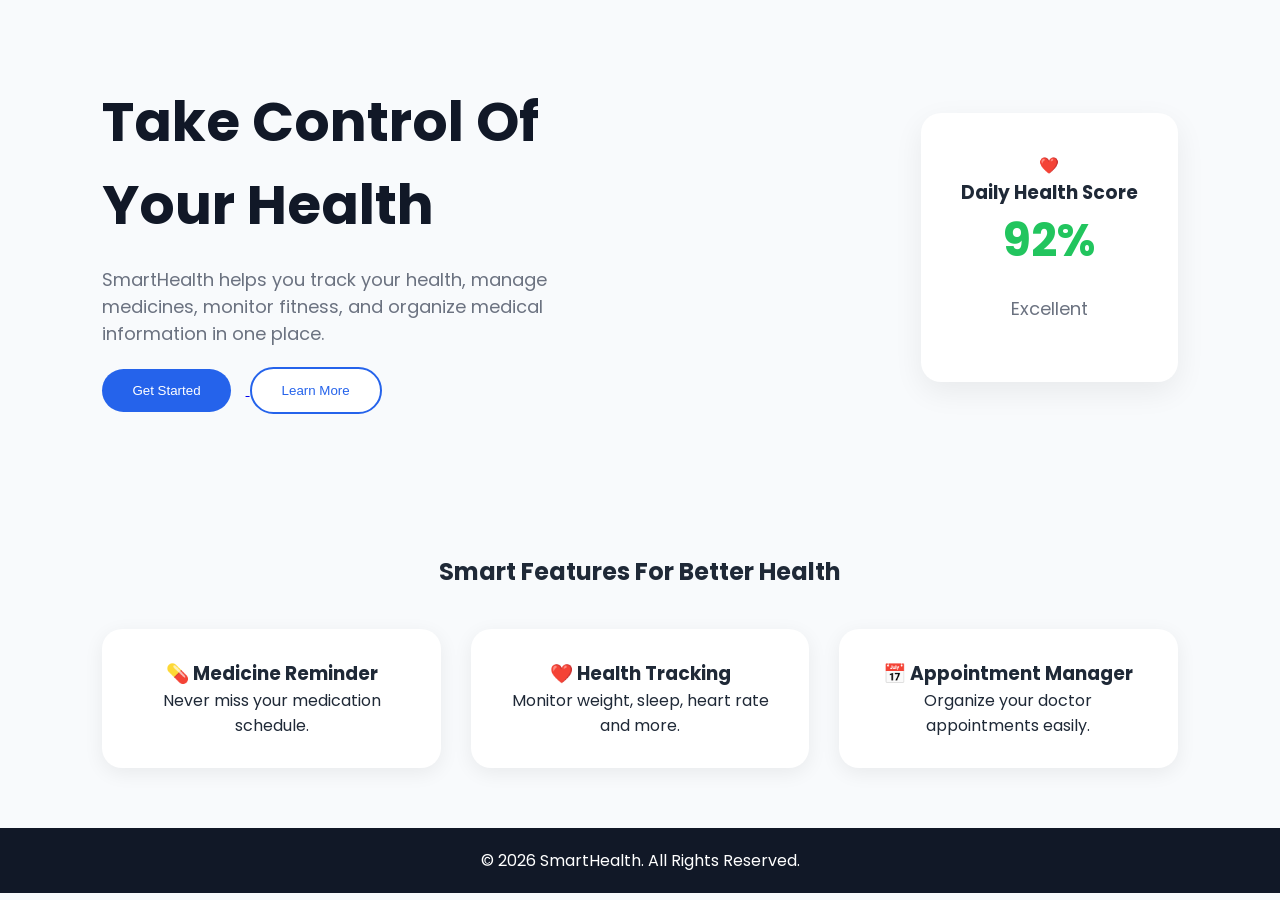
<file: index.html>
<!DOCTYPE html>
<html lang="en">

<head>
    <meta charset="UTF-8">
    <meta name="viewport" content="width=device-width, initial-scale=1.0">

    <title>SmartHealth | Your Personal Health Companion</title>

    <link rel="stylesheet" href="css/style.css">

    <!-- Google Font -->
    <link href="https://fonts.googleapis.com/css2?family=Poppins:wght@400;500;600;700&display=swap" rel="stylesheet">

</head>


<body>



<!-- Hero Section -->

<section class="hero">


    <div class="hero-content">

        <h1>
            Take Control Of Your Health
        </h1>


        <p>
            SmartHealth helps you track your health,
            manage medicines, monitor fitness,
            and organize medical information in one place.
        </p>


        <a href="dashboard.html">
        <button class="primary-btn">
        Get Started
        </button>
        </a>


        <button class="secondary-btn">
            Learn More
        </button>


    </div>



    <div class="hero-image">

        <div class="health-card">

            ❤️

            <h3>
                Daily Health Score
            </h3>

            <h2>
                92%
            </h2>

            <p>
                Excellent
            </p>

        </div>


    </div>


</section>





<!-- Features Section -->


<section class="features">

<h2>
    Smart Features For Better Health
</h2>


<div class="feature-container">


<div class="feature-card">

<h3>
💊 Medicine Reminder
</h3>

<p>
Never miss your medication schedule.
</p>

</div>



<div class="feature-card">

<h3>
❤️ Health Tracking
</h3>

<p>
Monitor weight, sleep, heart rate and more.
</p>

</div>




<div class="feature-card">

<h3>
📅 Appointment Manager
</h3>

<p>
Organize your doctor appointments easily.
</p>

</div>



</div>


</section>





<footer>

<p>
© 2026 SmartHealth. All Rights Reserved.
</p>

</footer>



<script src="js/app.js"></script>

</body>

</html>
</file>
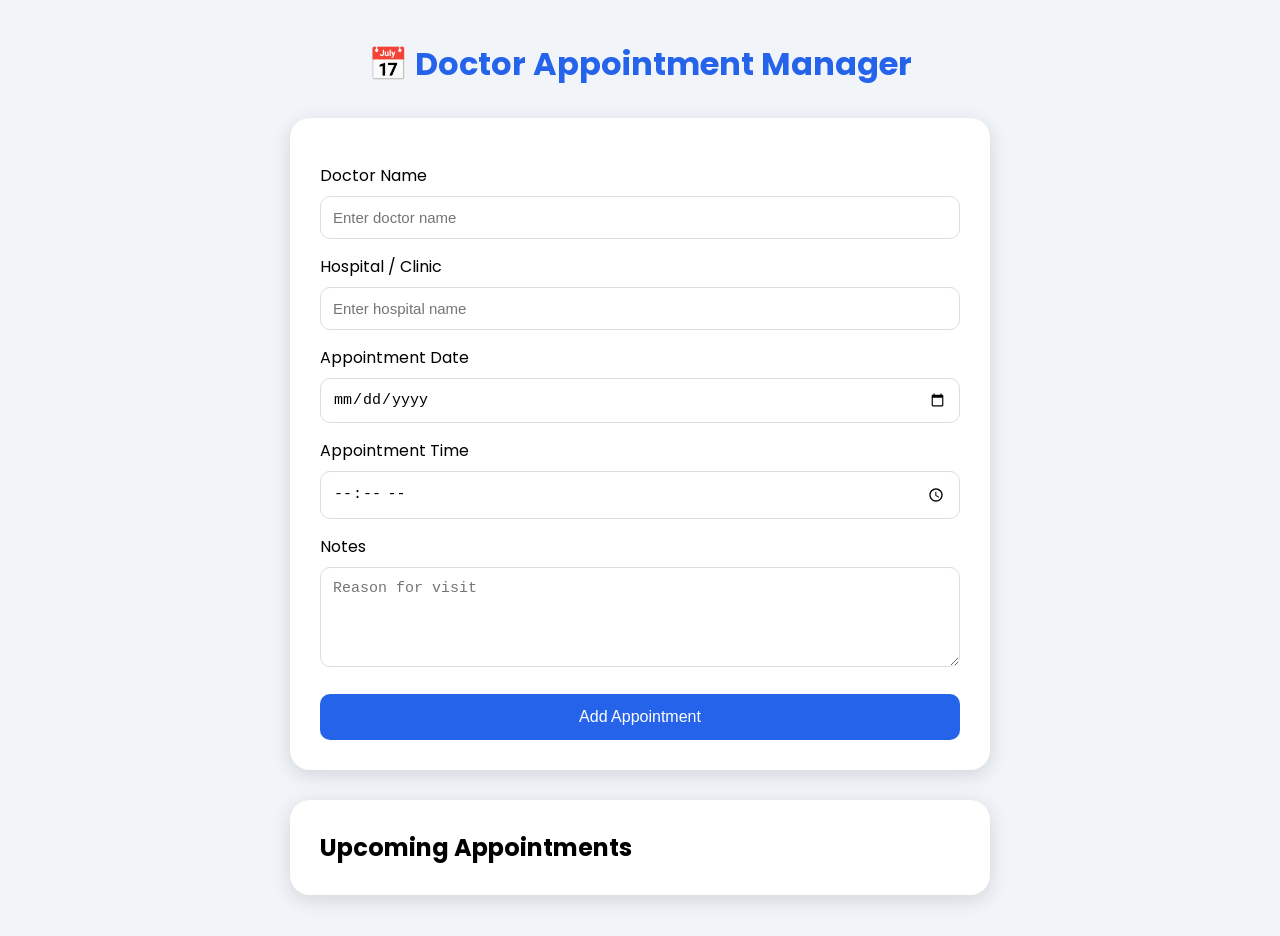
<file: appointment.html>
<!DOCTYPE html>
<html lang="en">

<head>

<meta charset="UTF-8">
<meta name="viewport" content="width=device-width, initial-scale=1.0">

<title>Appointments | SmartHealth</title>

<link rel="stylesheet" href="css/appointment.css">

<link href="https://fonts.googleapis.com/css2?family=Poppins:wght@400;500;600&display=swap" rel="stylesheet">

</head>


<body>


<div class="container">


<h1>
📅 Doctor Appointment Manager
</h1>



<div class="appointment-box">


<form id="appointmentForm">


<label>
Doctor Name
</label>

<input 
type="text"
id="doctor"
placeholder="Enter doctor name"
required
>



<label>
Hospital / Clinic
</label>

<input 
type="text"
id="hospital"
placeholder="Enter hospital name"
required
>



<label>
Appointment Date
</label>

<input 
type="date"
id="date"
required
>



<label>
Appointment Time
</label>

<input 
type="time"
id="time"
required
>



<label>
Notes
</label>

<textarea 
id="notes"
placeholder="Reason for visit">
</textarea>



<button type="submit">
Add Appointment
</button>


</form>


</div>




<div class="list-box">


<h2>
Upcoming Appointments
</h2>


<ul id="appointmentList">

</ul>


</div>


</div>



<script src="js/appointment.js"></script>


</body>

</html>
</file>
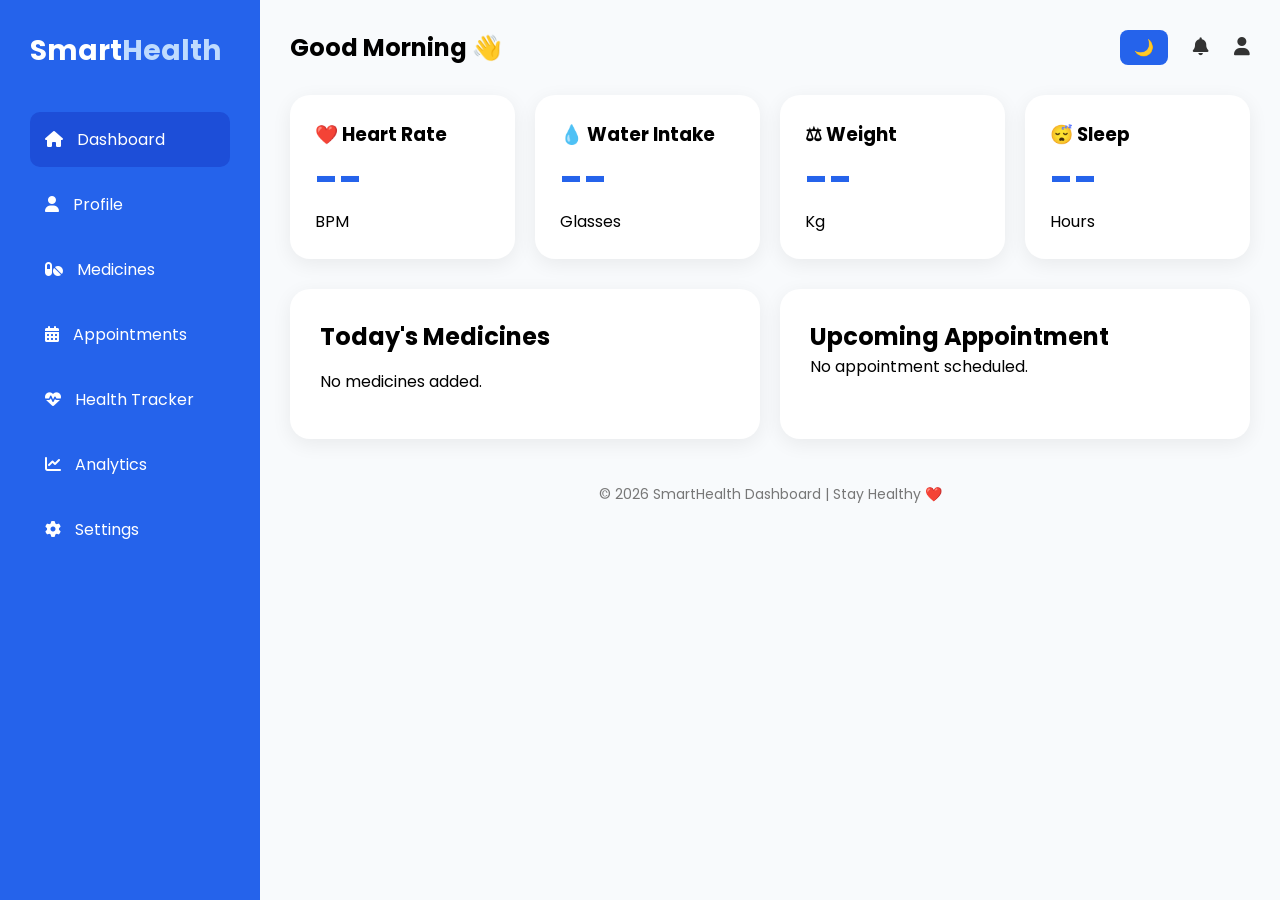
<file: dashboard.html>
<!DOCTYPE html>
<html lang="en">

<head>

<meta charset="UTF-8">
<meta name="viewport" content="width=device-width, initial-scale=1.0">

<title>SmartHealth Dashboard</title>

<link rel="stylesheet" href="css/dashboard.css">

<link href="https://fonts.googleapis.com/css2?family=Poppins:wght@400;500;600;700&display=swap" rel="stylesheet">

<link rel="stylesheet"
href="https://cdnjs.cloudflare.com/ajax/libs/font-awesome/6.6.0/css/all.min.css">

</head>


<body>


<div class="dashboard-container">


<!-- Sidebar -->

<aside class="sidebar">


<h2>
Smart<span>Health</span>
</h2>



<ul>


<li class="active">

<a href="dashboard.html">

<i class="fa-solid fa-house"></i> Dashboard

</a>

</li>



<li>

<a href="profile.html">

<i class="fa-solid fa-user"></i> Profile

</a>

</li>




<li>

<a href="medicine.html">

<i class="fa-solid fa-pills"></i> Medicines

</a>

</li>




<li>

<a href="appointment.html">

<i class="fa-solid fa-calendar-days"></i> Appointments

</a>

</li>




<li>

<a href="tracker.html">

<i class="fa-solid fa-heart-pulse"></i> Health Tracker

</a>

</li>




<li>

<a href="analytics.html">

<i class="fa-solid fa-chart-line"></i> Analytics

</a>

</li>




<li>

<a href="settings.html">

<i class="fa-solid fa-gear"></i> Settings

</a>

</li>



</ul>


</aside>





<!-- Main Content -->


<main class="main-content">



<header class="topbar">


<h2 id="welcomeMessage">

Good Morning 👋

</h2>




<div class="profile">


<button id="themeToggle">

🌙

</button>



<button class="icon-btn">

<i class="fa-solid fa-bell"></i>

</button>




<button class="icon-btn">

<i class="fa-solid fa-user"></i>

</button>



</div>


</header>






<!-- Health Cards -->



<section class="health-cards">




<div class="card">


<h3>

❤️ Heart Rate

</h3>


<h1 id="heartRate">

--

</h1>


<p>

BPM

</p>


</div>







<div class="card">


<h3>

💧 Water Intake

</h3>


<h1 id="waterIntake">

--

</h1>


<p>

Glasses

</p>


</div>








<div class="card">


<h3>

⚖ Weight

</h3>


<h1 id="weightValue">

--

</h1>


<p>

Kg

</p>


</div>







<div class="card">


<h3>

😴 Sleep

</h3>


<h1 id="sleepHours">

--

</h1>


<p>

Hours

</p>


</div>




</section>







<!-- Bottom Sections -->



<section class="dashboard-grid">





<div class="box">


<h2>

Today's Medicines

</h2>



<ul id="medicineSummary">


<li>

No medicines added.

</li>


</ul>


</div>







<div class="box">


<h2>

Upcoming Appointment

</h2>



<p id="appointmentSummary">

No appointment scheduled.

</p>



</div>





</section>








<footer class="dashboard-footer">


<p>

© 2026 SmartHealth Dashboard | Stay Healthy ❤️

</p>


</footer>





</main>


</div>





<script src="js/dashboard.js"></script>


</body>


</html>
</file>
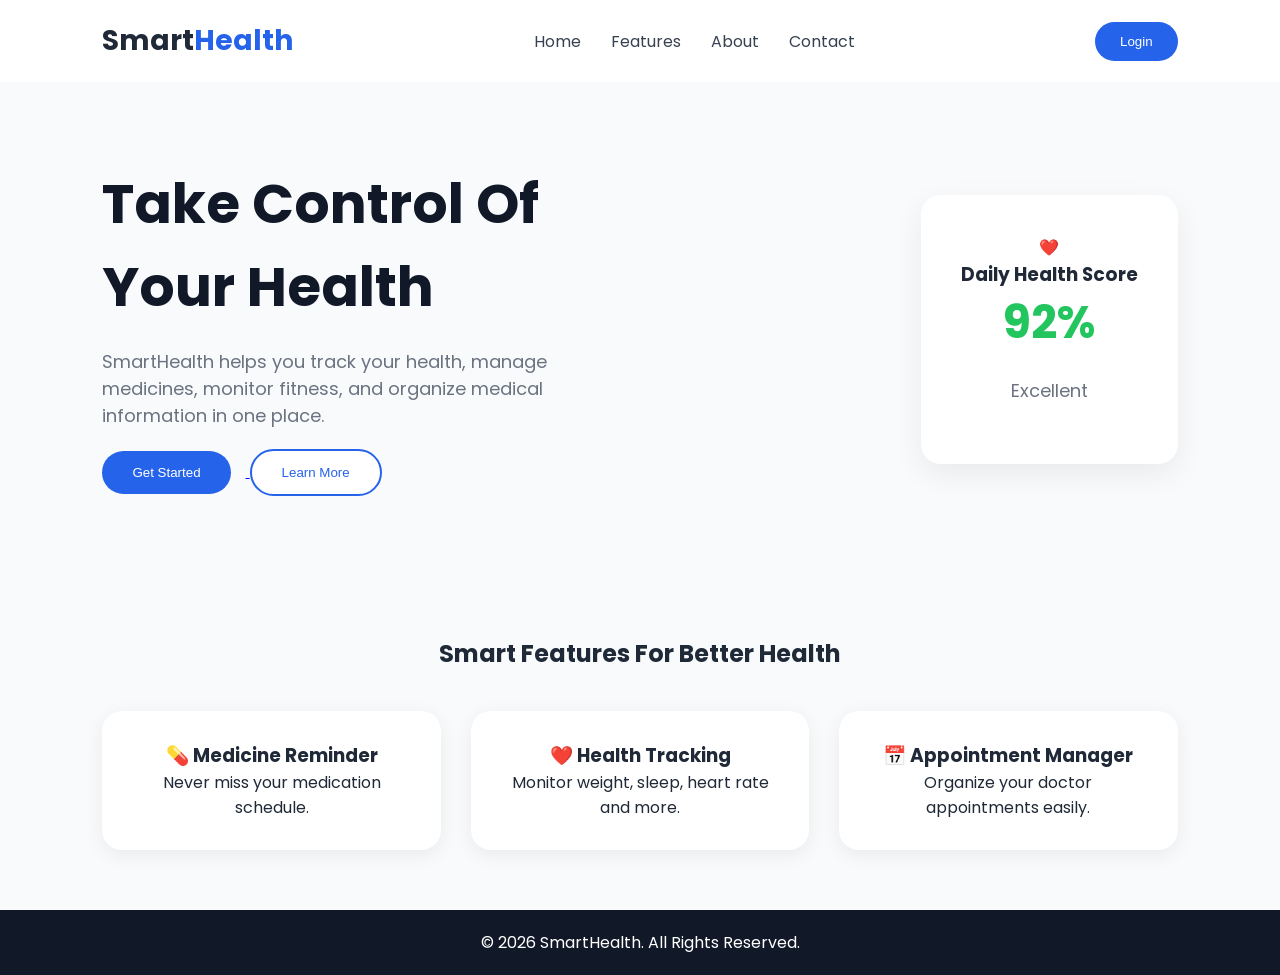
<file: health.html>
<!DOCTYPE html>
<html lang="en">

<head>
    <meta charset="UTF-8">
    <meta name="viewport" content="width=device-width, initial-scale=1.0">

    <title>SmartHealth | Your Personal Health Companion</title>

    <link rel="stylesheet" href="css/style.css">

    <!-- Google Font -->
    <link href="https://fonts.googleapis.com/css2?family=Poppins:wght@400;500;600;700&display=swap" rel="stylesheet">

</head>


<body>

<!-- Navigation -->

<header>
    <nav class="navbar">

        <div class="logo">
            Smart<span>Health</span>
        </div>


        <ul class="nav-links">
            <li><a href="#">Home</a></li>
            <li><a href="#">Features</a></li>
            <li><a href="#">About</a></li>
            <li><a href="#">Contact</a></li>
        </ul>


        <button class="login-btn">
            Login
        </button>

    </nav>
</header>



<!-- Hero Section -->

<section class="hero">


    <div class="hero-content">

        <h1>
            Take Control Of Your Health
        </h1>


        <p>
            SmartHealth helps you track your health,
            manage medicines, monitor fitness,
            and organize medical information in one place.
        </p>


        <a href="dashboard.html">
        <button class="primary-btn">
        Get Started
        </button>
        </a>


        <button class="secondary-btn">
            Learn More
        </button>


    </div>



    <div class="hero-image">

        <div class="health-card">

            ❤️

            <h3>
                Daily Health Score
            </h3>

            <h2>
                92%
            </h2>

            <p>
                Excellent
            </p>

        </div>


    </div>


</section>





<!-- Features Section -->


<section class="features">

<h2>
    Smart Features For Better Health
</h2>


<div class="feature-container">


<div class="feature-card">

<h3>
💊 Medicine Reminder
</h3>

<p>
Never miss your medication schedule.
</p>

</div>



<div class="feature-card">

<h3>
❤️ Health Tracking
</h3>

<p>
Monitor weight, sleep, heart rate and more.
</p>

</div>




<div class="feature-card">

<h3>
📅 Appointment Manager
</h3>

<p>
Organize your doctor appointments easily.
</p>

</div>



</div>


</section>





<footer>

<p>
© 2026 SmartHealth. All Rights Reserved.
</p>

</footer>



<script src="js/app.js"></script>

</body>

</html>
</file>
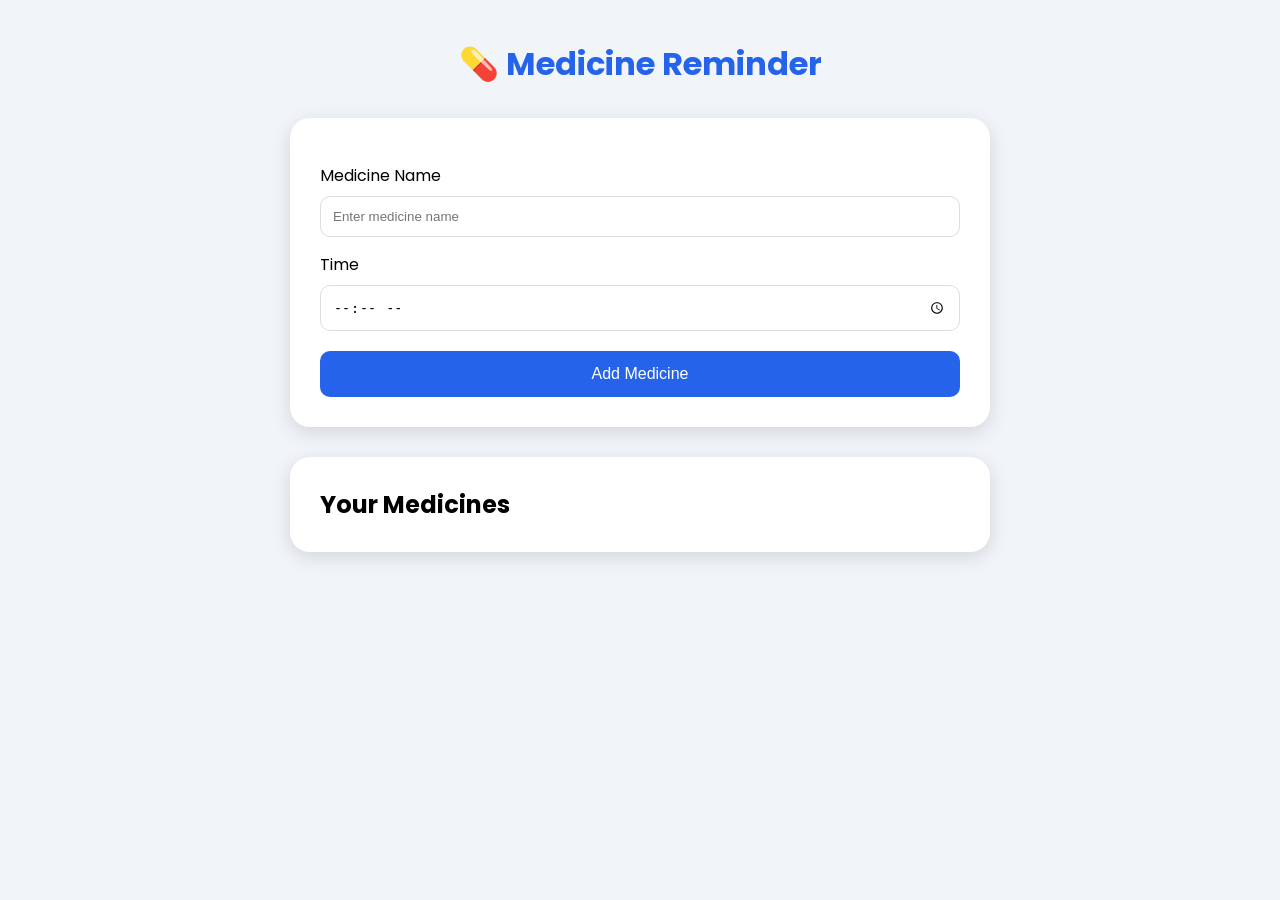
<file: medicine.html>
<!DOCTYPE html>
<html lang="en">

<head>

<meta charset="UTF-8">
<meta name="viewport" content="width=device-width, initial-scale=1.0">

<title>Medicine Reminder</title>

<link rel="stylesheet" href="css/medicine.css">

<link href="https://fonts.googleapis.com/css2?family=Poppins:wght@400;500;600&display=swap" rel="stylesheet">

</head>


<body>


<div class="container">


<h1>
💊 Medicine Reminder
</h1>


<div class="medicine-box">


<form id="medicineForm">


<label>
Medicine Name
</label>

<input 
type="text"
id="medicineName"
placeholder="Enter medicine name"
required
>



<label>
Time
</label>

<input 
type="time"
id="medicineTime"
required
>



<button type="submit">
Add Medicine
</button>


</form>


</div>



<div class="list-box">


<h2>
Your Medicines
</h2>


<ul id="medicineList">

</ul>


</div>


</div>



<script src="js/medicine.js"></script>


</body>

</html>
</file>
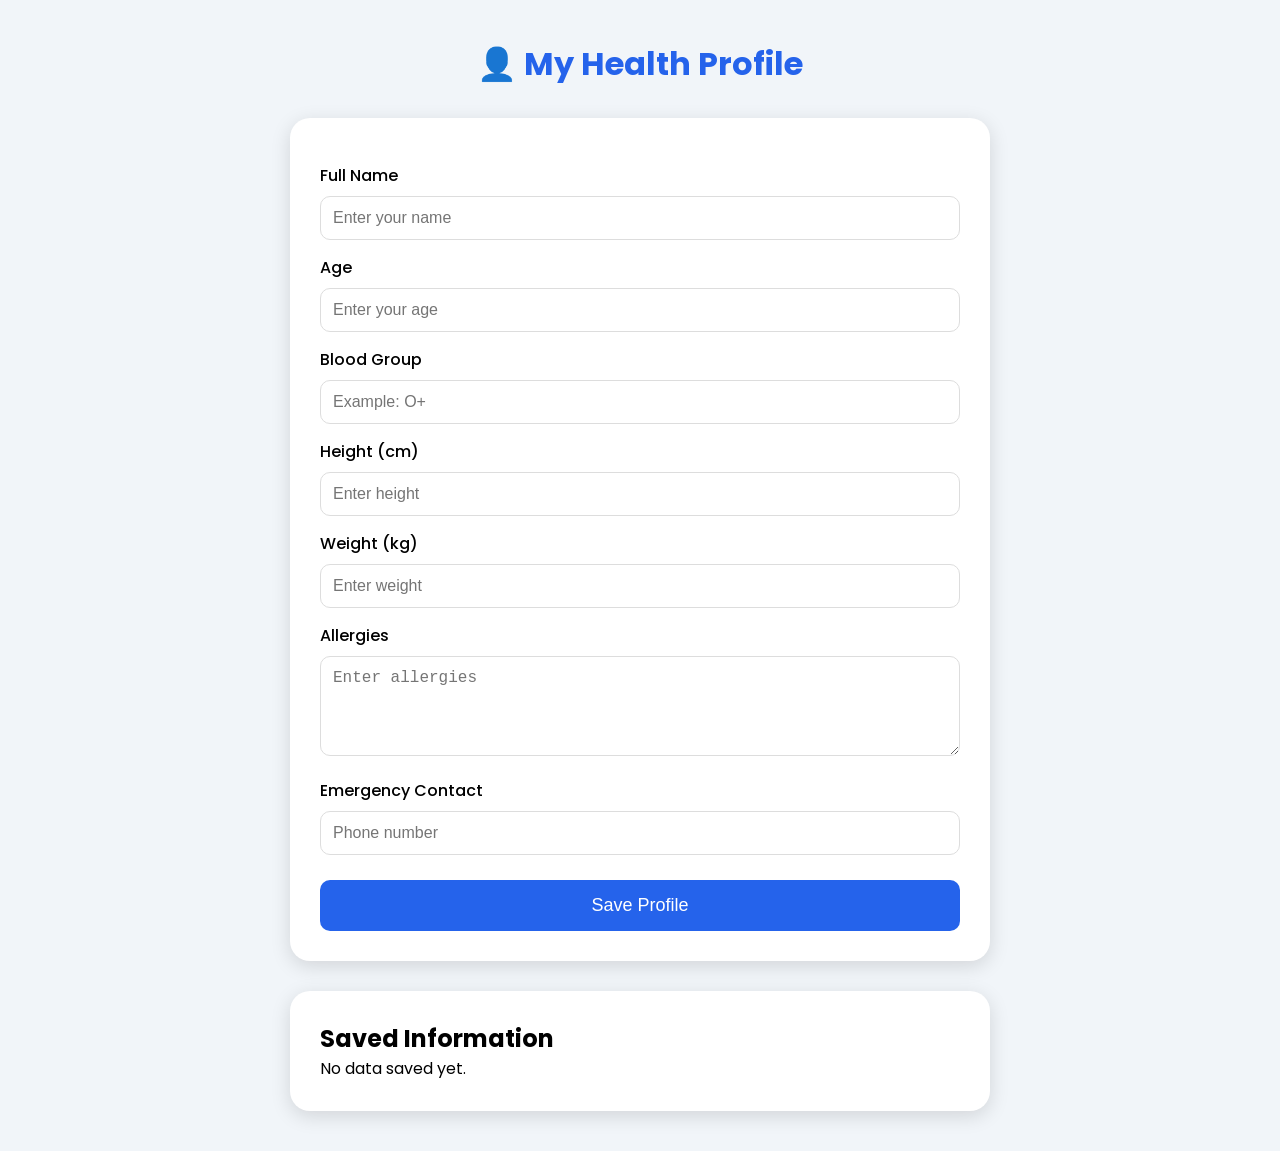
<file: profile.html>
<!DOCTYPE html>
<html lang="en">

<head>

<meta charset="UTF-8">
<meta name="viewport" content="width=device-width, initial-scale=1.0">

<title>SmartHealth Profile</title>

<link rel="stylesheet" href="css/profile.css">

<link href="https://fonts.googleapis.com/css2?family=Poppins:wght@400;500;600;700&display=swap" rel="stylesheet">

</head>


<body>


<div class="profile-container">


<h1>
👤 My Health Profile
</h1>


<div class="profile-card">


<form id="profileForm">


<label>
Full Name
</label>

<input 
type="text" 
id="name"
placeholder="Enter your name"
>



<label>
Age
</label>

<input 
type="number" 
id="age"
placeholder="Enter your age"
>



<label>
Blood Group
</label>

<input 
type="text"
id="blood"
placeholder="Example: O+"
>



<label>
Height (cm)
</label>

<input 
type="number"
id="height"
placeholder="Enter height"
>



<label>
Weight (kg)
</label>

<input 
type="number"
id="weight"
placeholder="Enter weight"
>



<label>
Allergies
</label>

<textarea 
id="allergy"
placeholder="Enter allergies">
</textarea>



<label>
Emergency Contact
</label>

<input
type="tel"
id="contact"
placeholder="Phone number"
>



<button type="submit">

Save Profile

</button>


</form>


</div>


<div class="display-card">

<h2>
Saved Information
</h2>


<p id="displayData">
No data saved yet.
</p>


</div>



</div>



<script src="js/profile.js"></script>

</body>

</html>
</file>
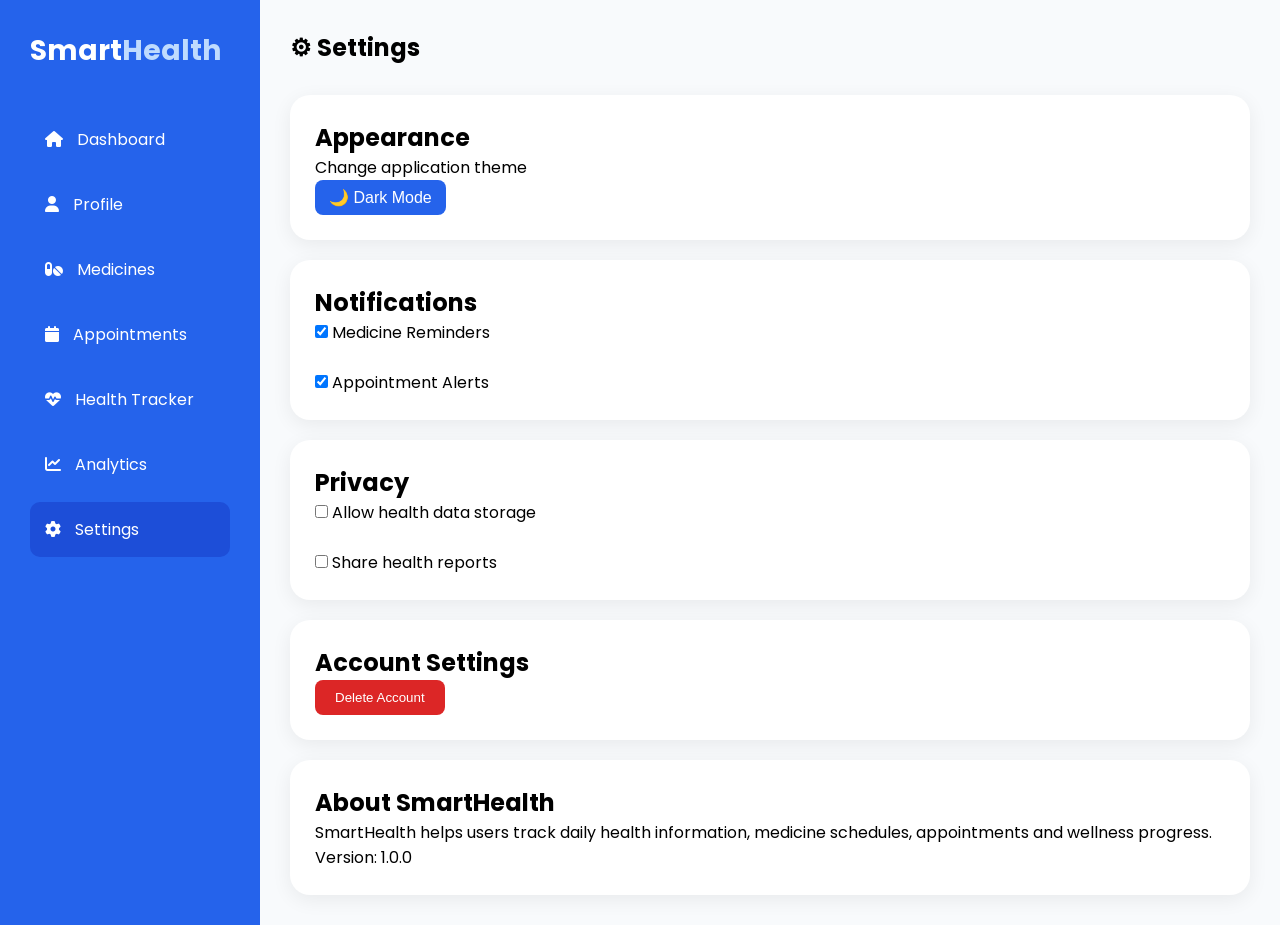
<file: settings.html>
<!DOCTYPE html>
<html lang="en">

<head>

<meta charset="UTF-8">
<meta name="viewport" content="width=device-width, initial-scale=1.0">

<title>Settings | SmartHealth</title>

<link rel="stylesheet" href="css/dashboard.css">

<link href="https://fonts.googleapis.com/css2?family=Poppins:wght@400;500;600;700&display=swap" rel="stylesheet">

<link rel="stylesheet"
href="https://cdnjs.cloudflare.com/ajax/libs/font-awesome/6.6.0/css/all.min.css">

</head>


<body>


<div class="dashboard-container">



<!-- Sidebar -->

<aside class="sidebar">


<h2>
Smart<span>Health</span>
</h2>


<ul>


<li>
<a href="dashboard.html">
<i class="fa-solid fa-house"></i>
Dashboard
</a>
</li>



<li>
<a href="profile.html">
<i class="fa-solid fa-user"></i>
Profile
</a>
</li>



<li>
<a href="medicine.html">
<i class="fa-solid fa-pills"></i>
Medicines
</a>
</li>



<li>
<a href="appointment.html">
<i class="fa-solid fa-calendar"></i>
Appointments
</a>
</li>



<li>
<a href="tracker.html">
<i class="fa-solid fa-heart-pulse"></i>
Health Tracker
</a>
</li>



<li>
<a href="analytics.html">
<i class="fa-solid fa-chart-line"></i>
Analytics
</a>
</li>



<li class="active">

<i class="fa-solid fa-gear"></i>
Settings

</li>



</ul>


</aside>





<!-- Main Content -->


<main class="main-content">



<header class="topbar">


<h2>
⚙ Settings
</h2>


</header>





<section class="settings-container">





<div class="box">


<h2>
Appearance
</h2>


<p>
Change application theme
</p>


<button id="themeToggle">
🌙 Dark Mode
</button>


</div>







<div class="box">


<h2>
Notifications
</h2>


<label>

<input type="checkbox" checked>

Medicine Reminders

</label>


<br><br>


<label>

<input type="checkbox" checked>

Appointment Alerts

</label>


</div>







<div class="box">


<h2>
Privacy
</h2>


<label>

<input type="checkbox">

Allow health data storage

</label>


<br><br>


<label>

<input type="checkbox">

Share health reports

</label>


</div>







<div class="box">


<h2>
Account Settings
</h2>


<button class="danger-btn" id="deleteAccount">

Delete Account

</button>


</div>







<div class="box">


<h2>
About SmartHealth
</h2>


<p>

SmartHealth helps users track daily health information,
medicine schedules, appointments and wellness progress.

</p>


<p>

Version: 1.0.0

</p>


</div>





</section>





</main>


</div>




<script src="js/settings.js"></script>


</body>

</html>
</file>
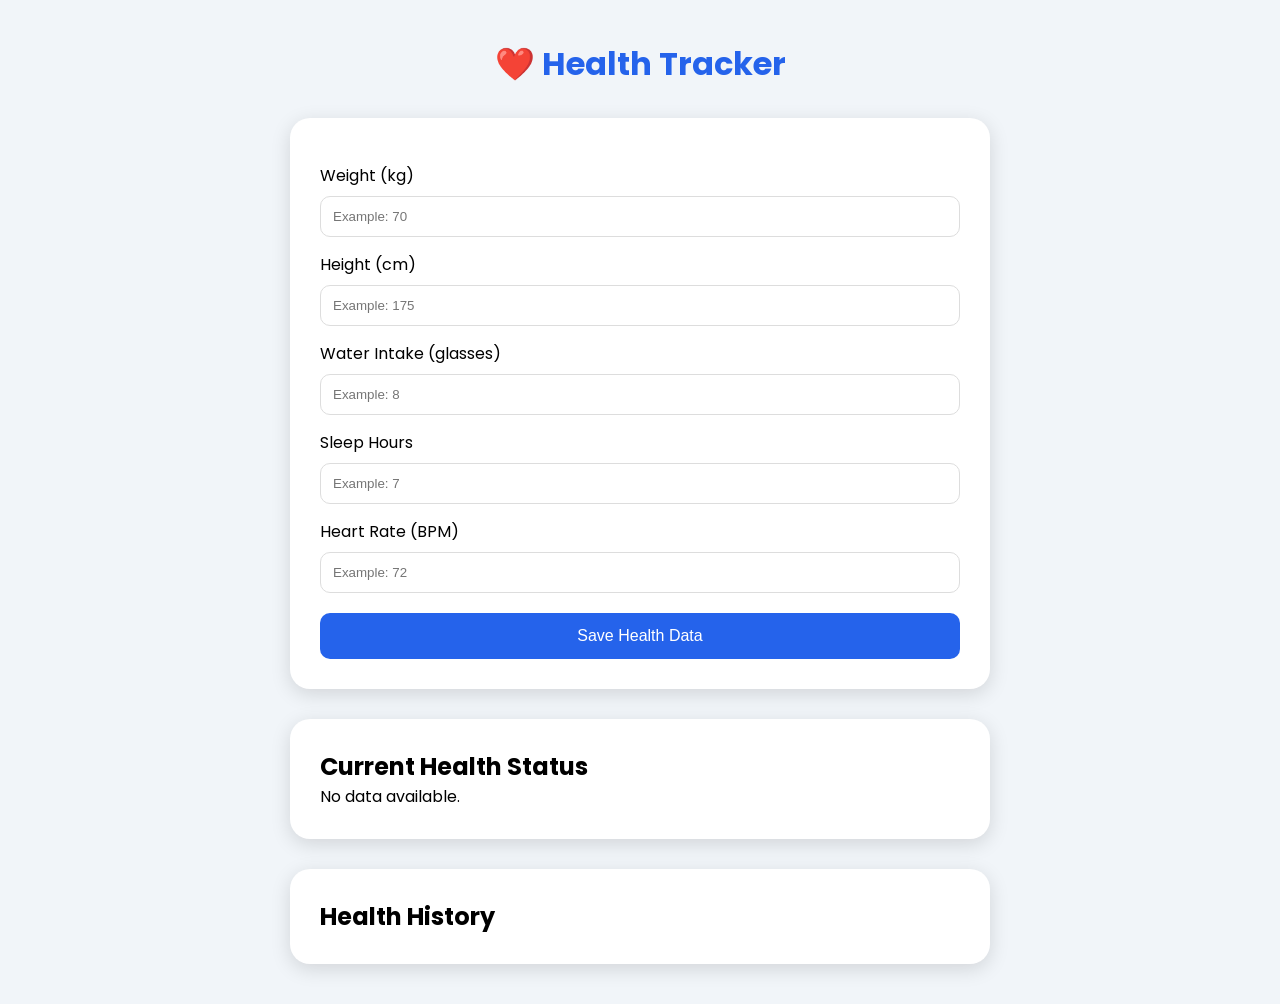
<file: tracker.html>
<!DOCTYPE html>
<html lang="en">

<head>

<meta charset="UTF-8">
<meta name="viewport" content="width=device-width, initial-scale=1.0">

<title>Health Tracker | SmartHealth</title>

<link rel="stylesheet" href="css/tracker.css">

<link href="https://fonts.googleapis.com/css2?family=Poppins:wght@400;500;600&display=swap" rel="stylesheet">

</head>


<body>


<div class="container">


<h1>
❤️ Health Tracker
</h1>



<div class="tracker-box">


<form id="healthForm">


<label>
Weight (kg)
</label>

<input 
type="number"
id="weight"
placeholder="Example: 70"
required
>



<label>
Height (cm)
</label>

<input 
type="number"
id="height"
placeholder="Example: 175"
required
>



<label>
Water Intake (glasses)
</label>

<input 
type="number"
id="water"
placeholder="Example: 8"
required
>



<label>
Sleep Hours
</label>

<input 
type="number"
id="sleep"
placeholder="Example: 7"
required
>



<label>
Heart Rate (BPM)
</label>

<input 
type="number"
id="heart"
placeholder="Example: 72"
required
>


<button type="submit">

Save Health Data

</button>


</form>


</div>




<div class="result-box">


<h2>
Current Health Status
</h2>


<p id="healthResult">
No data available.
</p>


</div>




<div class="history-box">


<h2>
Health History
</h2>


<ul id="historyList">

</ul>


</div>



</div>



<script src="js/tracker.js"></script>


</body>

</html>
</file>
<file: css/style.css>
*{
    margin:0;
    padding:0;
    box-sizing:border-box;
}


body{

    font-family:'Poppins',sans-serif;
    background:#f8fafc;
    color:#1f2937;

}



/* Navbar */


.navbar{

    display:flex;
    justify-content:space-between;
    align-items:center;

    padding:20px 8%;

    background:white;

}



.logo{

    font-size:28px;
    font-weight:700;

}


.logo span{

    color:#2563eb;

}



.nav-links{

    display:flex;
    gap:30px;
    list-style:none;

}


.nav-links a{

    text-decoration:none;
    color:#374151;

}



.login-btn{

    background:#2563eb;
    color:white;

    border:none;
    padding:12px 25px;

    border-radius:25px;

    cursor:pointer;

}




/* Hero */


.hero{

    display:flex;
    justify-content:space-between;
    align-items:center;

    padding:80px 8%;

}



.hero-content{

    width:50%;

}



.hero h1{

    font-size:55px;
    color:#111827;

}



.hero p{

    margin:20px 0;

    font-size:18px;

    color:#6b7280;

}




.primary-btn,
.secondary-btn{

    padding:14px 30px;

    border-radius:30px;

    border:none;

    cursor:pointer;

    margin-right:15px;

}



.primary-btn{

    background:#2563eb;
    color:white;

}



.secondary-btn{

    background:white;

    border:2px solid #2563eb;

    color:#2563eb;

}





/* Health Card */


.health-card{

    background:white;

    padding:40px;

    border-radius:20px;

    text-align:center;

    box-shadow:0 10px 30px #0001;

}


.health-card h2{

    color:#22c55e;

    font-size:45px;

}





/* Features */


.features{

    padding:60px 8%;

    text-align:center;

}


.feature-container{

    display:flex;

    gap:30px;

    margin-top:40px;

}



.feature-card{

    background:white;

    padding:30px;

    border-radius:20px;

    flex:1;

    box-shadow:0 5px 20px #0001;

}





footer{

    background:#111827;

    color:white;

    text-align:center;

    padding:20px;

}
</file>
<file: css/appointment.css>
*{
margin:0;
padding:0;
box-sizing:border-box;
}


body{

font-family:'Poppins',sans-serif;
background:#f1f5f9;

}



.container{

width:90%;
max-width:700px;

margin:40px auto;

}



h1{

text-align:center;

color:#2563eb;

margin-bottom:30px;

}



.appointment-box,
.list-box{

background:white;

padding:30px;

border-radius:20px;

box-shadow:0 5px 20px #0002;

margin-bottom:30px;

}



label{

display:block;

margin-top:15px;

}



input,
textarea{

width:100%;

padding:12px;

margin-top:8px;

border:1px solid #ddd;

border-radius:10px;

font-size:15px;

}



textarea{

height:100px;

}



button{

width:100%;

padding:14px;

margin-top:20px;

background:#2563eb;

color:white;

border:none;

border-radius:10px;

cursor:pointer;

font-size:16px;

}



.appointment-item{

background:#eff6ff;

padding:20px;

border-radius:15px;

margin-top:15px;

display:flex;

justify-content:space-between;

align-items:center;

}



.delete{

background:#ef4444;

padding:8px 12px;

border-radius:8px;

color:white;

border:none;

cursor:pointer;

}
</file>
<file: css/dashboard.css>
*{
    margin:0;
    padding:0;
    box-sizing:border-box;
}


body{
    font-family:'Poppins',sans-serif;
    background:#f8fafc;
    transition:0.3s;
}


/* Main Container */

.dashboard-container{
    display:flex;
    min-height:100vh;
}



/* Sidebar */


.sidebar{
    width:260px;
    background:#2563eb;
    color:white;
    padding:30px;
}


.sidebar h2{
    font-size:28px;
}


.sidebar span{
    color:#bfdbfe;
}


.sidebar ul{
    list-style:none;
    margin-top:40px;
}


.sidebar li{
    padding:15px;
    margin-bottom:10px;
    border-radius:10px;
    cursor:pointer;
}


.sidebar li:hover,
.sidebar .active{
    background:#1d4ed8;
}


/* Sidebar Links */

.sidebar a{
    text-decoration:none;
    color:white;
    display:block;
}


.sidebar i{
    margin-right:10px;
}



/* Main Content */


.main-content{
    flex:1;
    padding:30px;
}



/* Topbar */


.topbar{
    display:flex;
    justify-content:space-between;
    align-items:center;
    margin-bottom:30px;
}



/* Profile Buttons */


.profile{
    display:flex;
    align-items:center;
    gap:15px;
}


#themeToggle{
    background:#2563eb;
    color:white;
    border:none;
    padding:8px 14px;
    border-radius:8px;
    cursor:pointer;
    font-size:16px;
}


#themeToggle:hover{
    background:#1d4ed8;
}


.icon-btn{
    background:transparent;
    border:none;
    font-size:18px;
    cursor:pointer;
    margin-left:10px;
    color:#333;
}


.icon-btn:hover{
    color:#007bff;
}




/* Health Cards */


.health-cards{
    display:grid;
    grid-template-columns:repeat(4,1fr);
    gap:20px;
}


.card{

    background:white;
    padding:25px;
    border-radius:20px;
    box-shadow:0 5px 20px #0001;

}


.card h1{
    font-size:40px;
    color:#2563eb;
}



/* Bottom Sections */


.dashboard-grid{

    display:grid;
    grid-template-columns:1fr 1fr;
    gap:20px;
    margin-top:30px;

}



.box{

    background:white;
    padding:30px;
    border-radius:20px;
    box-shadow:0 5px 20px #0001;

}


.box li{
    margin:15px 0;
    list-style:none;
}



/* Footer */


.dashboard-footer{

    text-align:center;
    margin-top:30px;
    padding:15px;
    color:#777;
    font-size:14px;

}



/* =====================
   DARK MODE
===================== */


body.dark{

    background:#111827;
    color:white;

}


body.dark .card,
body.dark .box{

    background:#1f2937;
    color:white;

}


body.dark .topbar{

    color:white;

}


body.dark .sidebar{

    background:#0f172a;

}


body.dark .icon-btn{

    color:white;

}




/* =====================
   SETTINGS PAGE
===================== */


.settings-container{

    display:grid;
    gap:20px;

}



.settings-container .box{

    padding:25px;

}



.settings-container button{

    padding:10px 20px;
    border:none;
    border-radius:8px;
    background:#2563eb;
    color:white;
    cursor:pointer;

}



.settings-container button:hover{

    opacity:0.8;

}



.danger-btn{

    background:#dc2626 !important;

}



/* =====================
   RESPONSIVE DESIGN
===================== */


@media(max-width:992px){


    .dashboard-container{

        flex-direction:column;

    }


    .sidebar{

        width:100%;

    }


    .health-cards{

        grid-template-columns:repeat(2,1fr);

    }


    .dashboard-grid{

        grid-template-columns:1fr;

    }


}




@media(max-width:600px){


    .health-cards{

        grid-template-columns:1fr;

    }


    .topbar{

        flex-direction:column;
        align-items:flex-start;
        gap:15px;

    }


    .sidebar ul{

        display:flex;
        flex-wrap:wrap;
        gap:10px;

    }


    .sidebar li{

        margin-bottom:0;

    }

}
</file>
<file: css/medicine.css>
*{
margin:0;
padding:0;
box-sizing:border-box;
}


body{

font-family:'Poppins',sans-serif;
background:#f1f5f9;

}



.container{

width:90%;
max-width:700px;

margin:40px auto;

}



h1{

text-align:center;

color:#2563eb;

margin-bottom:30px;

}



.medicine-box,
.list-box{

background:white;

padding:30px;

border-radius:20px;

box-shadow:0 5px 20px #0002;

margin-bottom:30px;

}



label{

display:block;

margin-top:15px;

}



input{

width:100%;

padding:12px;

margin-top:8px;

border-radius:10px;

border:1px solid #ddd;

}



button{

margin-top:20px;

width:100%;

padding:14px;

border:none;

border-radius:10px;

background:#2563eb;

color:white;

font-size:16px;

cursor:pointer;

}



.medicine-item{

display:flex;

justify-content:space-between;

align-items:center;

background:#eff6ff;

padding:15px;

border-radius:10px;

margin-top:15px;

}



.delete{

background:#ef4444;

padding:8px 12px;

border-radius:8px;

color:white;

cursor:pointer;

}
</file>
<file: css/profile.css>
*{
margin:0;
padding:0;
box-sizing:border-box;
}


body{

font-family:'Poppins',sans-serif;
background:#f1f5f9;

}


.profile-container{

width:90%;
max-width:700px;
margin:40px auto;

}



h1{

text-align:center;
color:#2563eb;
margin-bottom:30px;

}



.profile-card,
.display-card{

background:white;
padding:30px;
border-radius:20px;
box-shadow:0 5px 20px #0002;

margin-bottom:30px;

}



label{

display:block;
margin-top:15px;
font-weight:500;

}



input,
textarea{

width:100%;
padding:12px;
margin-top:8px;

border:1px solid #ddd;

border-radius:10px;

font-size:16px;

}



textarea{

height:100px;

}



button{

margin-top:25px;

width:100%;

padding:15px;

background:#2563eb;

color:white;

border:none;

border-radius:10px;

font-size:18px;

cursor:pointer;

}



button:hover{

background:#1d4ed8;

}
</file>
<file: css/tracker.css>
*{

margin:0;
padding:0;
box-sizing:border-box;

}


body{

font-family:'Poppins',sans-serif;

background:#f1f5f9;

}



.container{

width:90%;
max-width:700px;

margin:40px auto;

}



h1{

text-align:center;

color:#2563eb;

margin-bottom:30px;

}



.tracker-box,
.result-box,
.history-box{

background:white;

padding:30px;

border-radius:20px;

box-shadow:0 5px 20px #0002;

margin-bottom:30px;

}



label{

display:block;

margin-top:15px;

}



input{

width:100%;

padding:12px;

margin-top:8px;

border-radius:10px;

border:1px solid #ddd;

}



button{

margin-top:20px;

width:100%;

padding:14px;

border:none;

background:#2563eb;

color:white;

border-radius:10px;

cursor:pointer;

font-size:16px;

}



.history-item{

background:#eff6ff;

padding:15px;

margin-top:15px;

border-radius:10px;

list-style:none;

}
</file>
